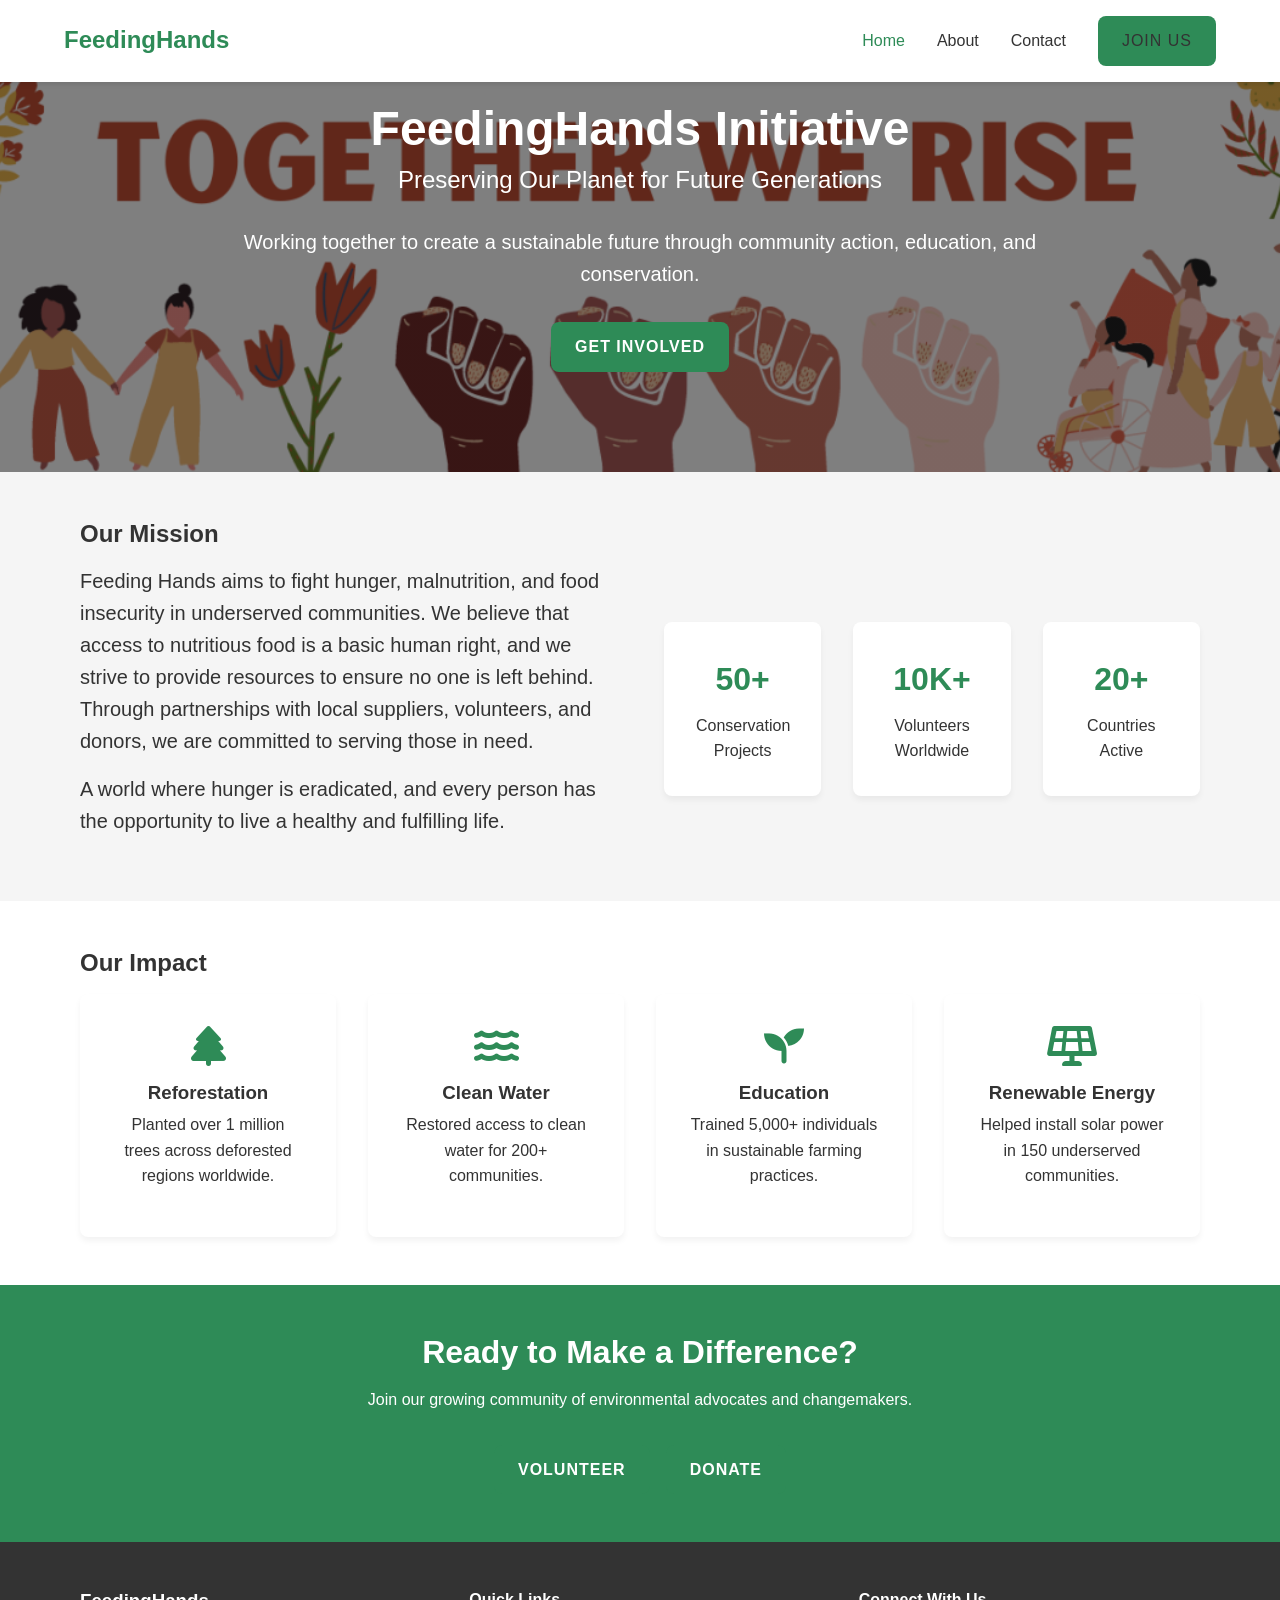
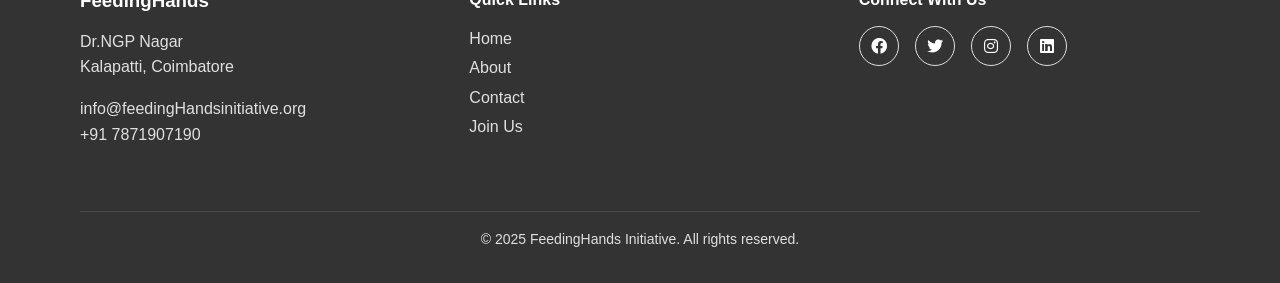
<file: index.html>
<!DOCTYPE html>
<html lang="en">
<head>
    <meta charset="UTF-8">
    <meta name="viewport" content="width=device-width, initial-scale=1.0">
    <title>FeedingHands Initiative</title>
    <link rel="stylesheet" href="styles.css">
    <link rel="stylesheet" href="https://cdnjs.cloudflare.com/ajax/libs/font-awesome/6.0.0-beta3/css/all.min.css">
</head>
<body>
    
    <header>
        <div class="logo">
            <h1>FeedingHands</h1>
        </div>
        <nav>
            <div class="hamburger">
                <div class="line"></div>
                <div class="line"></div>
                <div class="line"></div>
            </div>
            <ul class="nav-links">
                <li><a href="index.html" class="active">Home</a></li>
                <li><a href="about.html">About</a></li>
                <li><a href="contact.html">Contact</a></li>
                <li><a href="join.html" class="cta-button">Join Us</a></li>
            </ul>
        </nav>
    </header>

    <main>
        <section class="hero">
            <div class="hero-content fade-in">
                <h1>FeedingHands Initiative</h1>
                <h2>Preserving Our Planet for Future Generations</h2>
                <p>Working together to create a sustainable future through community action, education, and conservation.</p>
                <a href="join.html" class="cta-button">Get Involved</a>
            </div>
            
        </section>

        <section class="mission scroll-animation">
            <div class="container">
                <h2>Our Mission</h2>
                <div class="mission-content">
                    <div class="mission-text">
                        <p>Feeding Hands aims to fight hunger, malnutrition, and food insecurity in underserved communities. We believe that access to nutritious food is a basic human right, and we strive to provide resources to ensure no one is left behind. Through partnerships with local suppliers, volunteers, and donors, we are committed to serving those in need.</p>
                        <p>A world where hunger is eradicated, and every person has the opportunity to live a healthy and fulfilling life.</p>
                    </div>
                    <div class="mission-stats">
                        <div class="stat">
                            <span class="number">50+</span>
                            <span class="label">Conservation Projects</span>
                        </div>
                        <div class="stat">
                            <span class="number">10K+</span>
                            <span class="label">Volunteers Worldwide</span>
                        </div>
                        <div class="stat">
                            <span class="number">20+</span>
                            <span class="label">Countries Active</span>
                        </div>
                    </div>
                </div>
            </div>
        </section>

        <section class="impact scroll-animation">
            <div class="container">
                <h2>Our Impact</h2>
                <div class="impact-grid">
                    <div class="impact-card">
                        <i class="fas fa-tree"></i>
                        <h3>Reforestation</h3>
                        <p>Planted over 1 million trees across deforested regions worldwide.</p>
                    </div>
                    <div class="impact-card">
                        <i class="fas fa-water"></i>
                        <h3>Clean Water</h3>
                        <p>Restored access to clean water for 200+ communities.</p>
                    </div>
                    <div class="impact-card">
                        <i class="fas fa-seedling"></i>
                        <h3>Education</h3>
                        <p>Trained 5,000+ individuals in sustainable farming practices.</p>
                    </div>
                    <div class="impact-card">
                        <i class="fas fa-solar-panel"></i>
                        <h3>Renewable Energy</h3>
                        <p>Helped install solar power in 150 underserved communities.</p>
                    </div>
                </div>
            </div>
        </section>

        <section class="call-to-action scroll-animation">
            <div class="container">
                <h2>Ready to Make a Difference?</h2>
                <p>Join our growing community of environmental advocates and changemakers.</p>
                <div class="cta-buttons">
                    <a href="join.html" class="cta-button">Volunteer</a>
                    <a href="join.html" class="cta-button">Donate</a>
                </div>
            </div>
        </section>
    </main>

    <footer>
        <div class="container">
            <div class="footer-content">
                <div class="footer-info">
                    <h3>FeedingHands</h3>
                    <p>Dr.NGP Nagar<br>Kalapatti, Coimbatore</p>
                    <p>info@feedingHandsinitiative.org<br>+91 7871907190</p>
                </div>
                <div class="footer-links">
                    <h4>Quick Links</h4>
                    <ul>
                        <li><a href="index.html">Home</a></li>
                        <li><a href="about.html">About</a></li>
                        <li><a href="contact.html">Contact</a></li>
                        <li><a href="join.html">Join Us</a></li>
                    </ul>
                </div>
                <div class="footer-social">
                    <h4>Connect With Us</h4>
                    <div class="social-icons">
                        <a href="#"><i class="fab fa-facebook"></i></a>
                        <a href="#"><i class="fab fa-twitter"></i></a>
                        <a href="#"><i class="fab fa-instagram"></i></a>
                        <a href="#"><i class="fab fa-linkedin"></i></a>
                    </div>
                </div>
            </div>
            <div class="footer-bottom">
                <p>&copy; 2025 FeedingHands Initiative. All rights reserved.</p>
            </div>
        </div>
    </footer>

    <script src="script.js"></script>
</body>
</html>
</file>
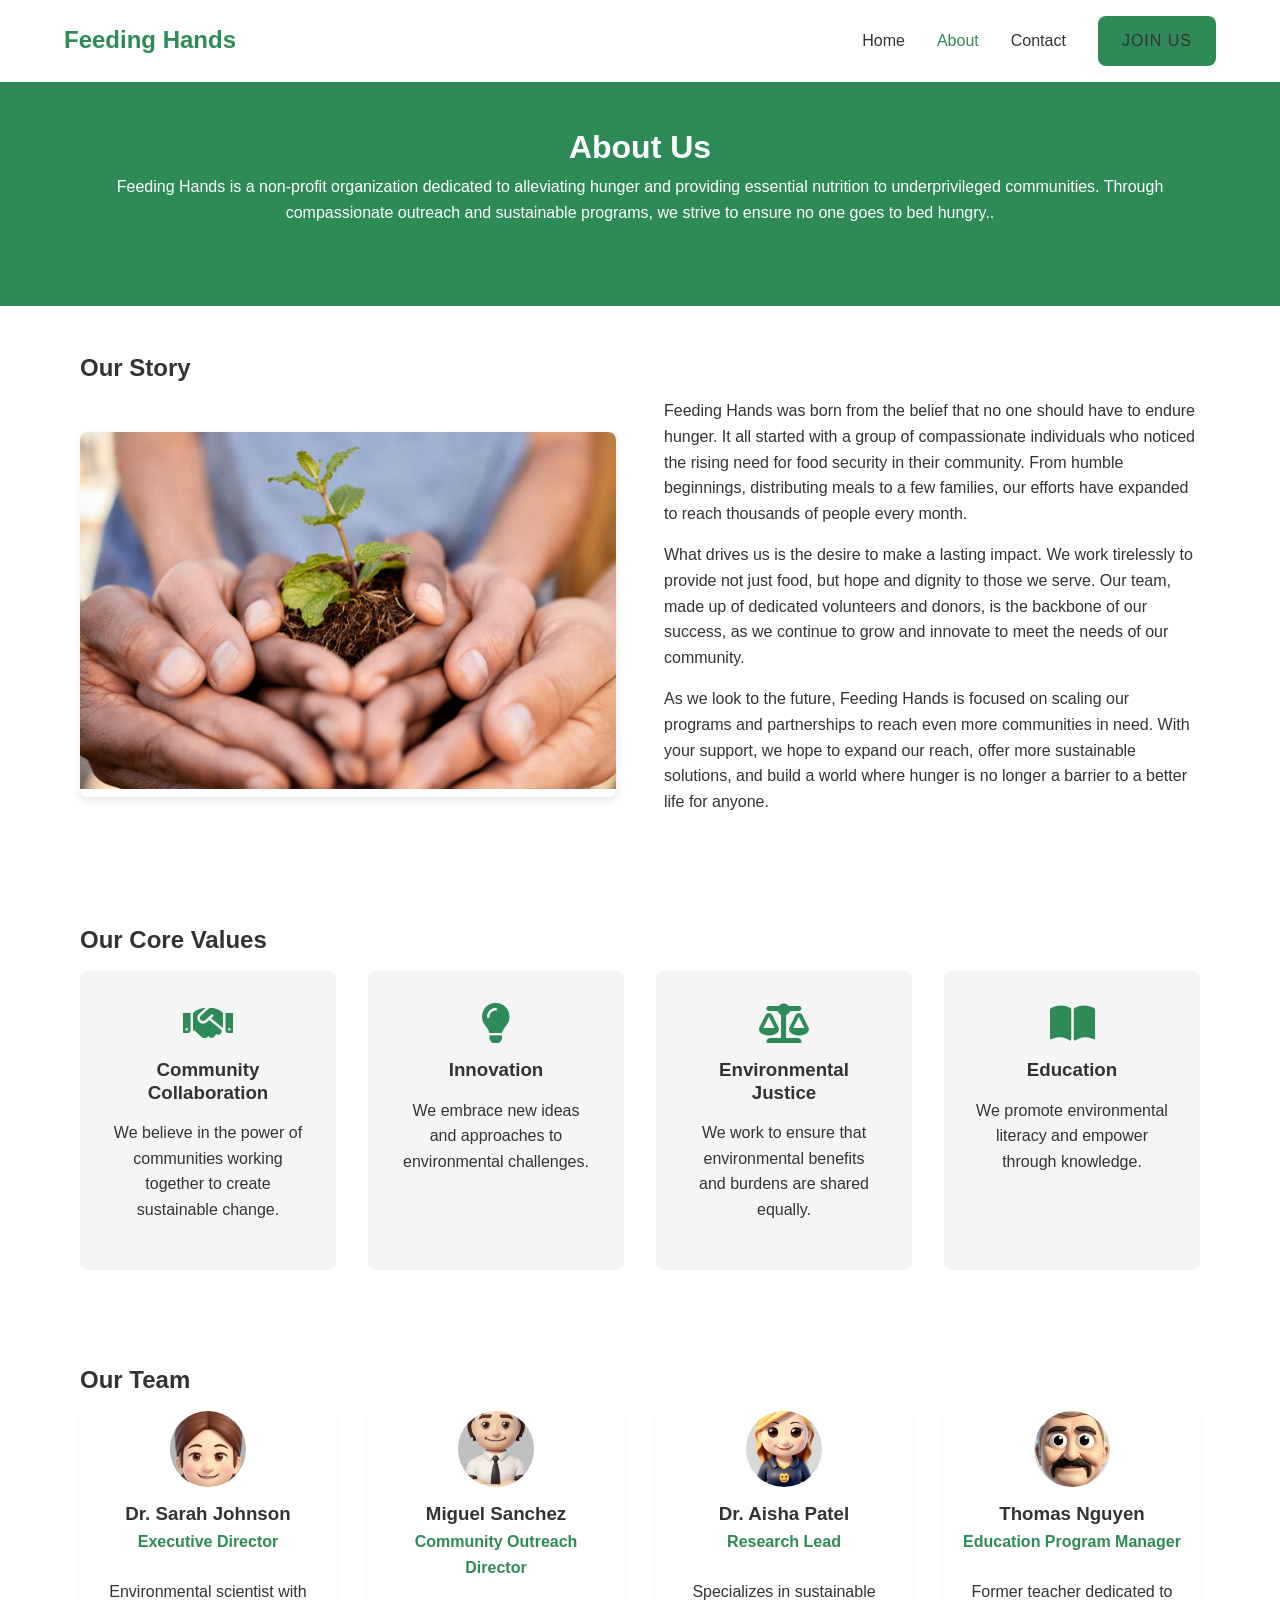
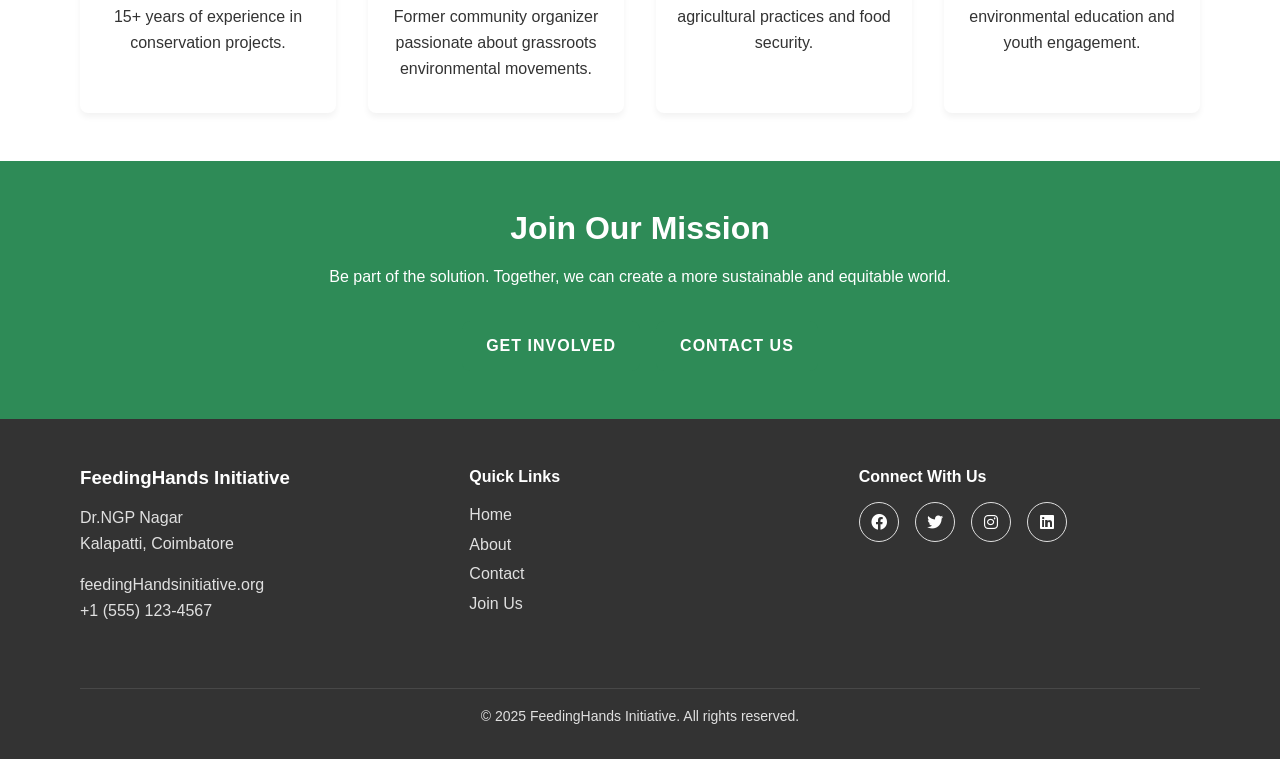
<file: about.html>
<!DOCTYPE html>
<html lang="en">
<head>
    <meta charset="UTF-8">
    <meta name="viewport" content="width=device-width, initial-scale=1.0">
    <title>About - Feeding Hands Initiative</title>
    <link rel="stylesheet" href="styles.css">
    <link rel="stylesheet" href="https://cdnjs.cloudflare.com/ajax/libs/font-awesome/6.0.0-beta3/css/all.min.css">
</head>
<body>
    <header>
        <div class="logo">
            <h1>Feeding Hands</h1>
        </div>
        <nav>
            <div class="hamburger">
                <div class="line"></div>
                <div class="line"></div>
                <div class="line"></div>
            </div>
            <ul class="nav-links">
                <li><a href="index.html">Home</a></li>
                <li><a href="about.html" class="active">About</a></li>
                <li><a href="contact.html">Contact</a></li>
                <li><a href="join.html" class="cta-button">Join Us</a></li>
            </ul>
        </nav>
    </header>

    <main>
        <section class="page-header">
            <div class="container">
                <h1>About Us</h1>
                <p>Feeding Hands is a non-profit organization dedicated to alleviating hunger and providing essential nutrition to underprivileged communities. Through compassionate outreach and sustainable programs, we strive to ensure no one goes to bed hungry..</p>
            </div>
        </section>

        <section class="about-story scroll-animation">
            <div class="container">
                <h2>Our Story</h2>
                <div class="about-content">
                    <div class="about-image">
                        <img src="ngoimg1.jpg" alt="GreenEarth volunteers planting trees">
                    </div>
                    <div class="about-text">
                        <p>Feeding Hands was born from the belief that no one should have to endure hunger. It all started with a group of compassionate individuals who noticed the rising need for food security in their community. From humble beginnings, distributing meals to a few families, our efforts have expanded to reach thousands of people every month.</p>
                        <p>What drives us is the desire to make a lasting impact. We work tirelessly to provide not just food, but hope and dignity to those we serve. Our team, made up of dedicated volunteers and donors, is the backbone of our success, as we continue to grow and innovate to meet the needs of our community.</p>
                        <p>As we look to the future, Feeding Hands is focused on scaling our programs and partnerships to reach even more communities in need. With your support, we hope to expand our reach, offer more sustainable solutions, and build a world where hunger is no longer a barrier to a better life for anyone.</p>
                    </div>
                </div>
            </div>
        </section>

        <section class="our-values scroll-animation">
            <div class="container">
                <h2>Our Core Values</h2>
                <div class="values-grid">
                    <div class="value-card">
                        <i class="fas fa-handshake"></i>
                        <h3>Community Collaboration</h3>
                        <p>We believe in the power of communities working together to create sustainable change.</p>
                    </div>
                    <div class="value-card">
                        <i class="fas fa-lightbulb"></i>
                        <h3>Innovation</h3>
                        <p>We embrace new ideas and approaches to environmental challenges.</p>
                    </div>
                    <div class="value-card">
                        <i class="fas fa-balance-scale"></i>
                        <h3>Environmental Justice</h3>
                        <p>We work to ensure that environmental benefits and burdens are shared equally.</p>
                    </div>
                    <div class="value-card">
                        <i class="fas fa-book-open"></i>
                        <h3>Education</h3>
                        <p>We promote environmental literacy and empower through knowledge.</p>
                    </div>
                </div>
            </div>
        </section>

        <section class="team scroll-animation">
            <div class="container">
                <h2>Our Team</h2>
                <div class="team-grid">
                    <div class="team-member">
                        <img src="sarah.jpg" alt="Dr. Sarah Johnson">
                        <h3>Dr. Sarah Johnson</h3>
                        <p class="role">Executive Director</p>
                        <p>Environmental scientist with 15+ years of experience in conservation projects.</p>
                    </div>
                    <div class="team-member">
                        <img src="migual.jpg" alt="Miguel Sanchez">
                        <h3>Miguel Sanchez</h3>
                        <p class="role">Community Outreach Director</p>
                        <p>Former community organizer passionate about grassroots environmental movements.</p>
                    </div>
                    <div class="team-member">
                        <img src="aisha.jpg" alt="Dr. Aisha Patel">
                        <h3>Dr. Aisha Patel</h3>
                        <p class="role">Research Lead</p>
                        <p>Specializes in sustainable agricultural practices and food security.</p>
                    </div>
                    <div class="team-member">
                        <img src="thomas.jpg" alt="Thomas Nguyen">
                        <h3>Thomas Nguyen</h3>
                        <p class="role">Education Program Manager</p>
                        <p>Former teacher dedicated to environmental education and youth engagement.</p>
                    </div>
                </div>
            </div>
        </section>

        <section class="call-to-action scroll-animation">
            <div class="container">
                <h2>Join Our Mission</h2>
                <p>Be part of the solution. Together, we can create a more sustainable and equitable world.</p>
                <div class="cta-buttons">
                    <a href="join.html" class="cta-button">Get Involved</a>
                    <a href="contact.html" class="cta-button">Contact Us</a>
                </div>
            </div>
        </section>
    </main>

    <footer>
        <div class="container">
            <div class="footer-content">
                <div class="footer-info">
                    <h3>FeedingHands Initiative</h3>
                    <p>Dr.NGP Nagar<br>Kalapatti, Coimbatore</p>
                    <p>feedingHandsinitiative.org<br>+1 (555) 123-4567</p>
                </div>
                <div class="footer-links">
                    <h4>Quick Links</h4>
                    <ul>
                        <li><a href="index.html">Home</a></li>
                        <li><a href="about.html">About</a></li>
                        <li><a href="contact.html">Contact</a></li>
                        <li><a href="join.html">Join Us</a></li>
                    </ul>
                </div>
                <div class="footer-social">
                    <h4>Connect With Us</h4>
                    <div class="social-icons">
                        <a href="#"><i class="fab fa-facebook"></i></a>
                        <a href="#"><i class="fab fa-twitter"></i></a>
                        <a href="#"><i class="fab fa-instagram"></i></a>
                        <a href="#"><i class="fab fa-linkedin"></i></a>
                    </div>
                </div>
            </div>
            <div class="footer-bottom">
                <p>&copy; 2025 FeedingHands Initiative. All rights reserved.</p>
            </div>
        </div>
    </footer>

    <script src="script.js"></script>
</body>
</html>
</file>
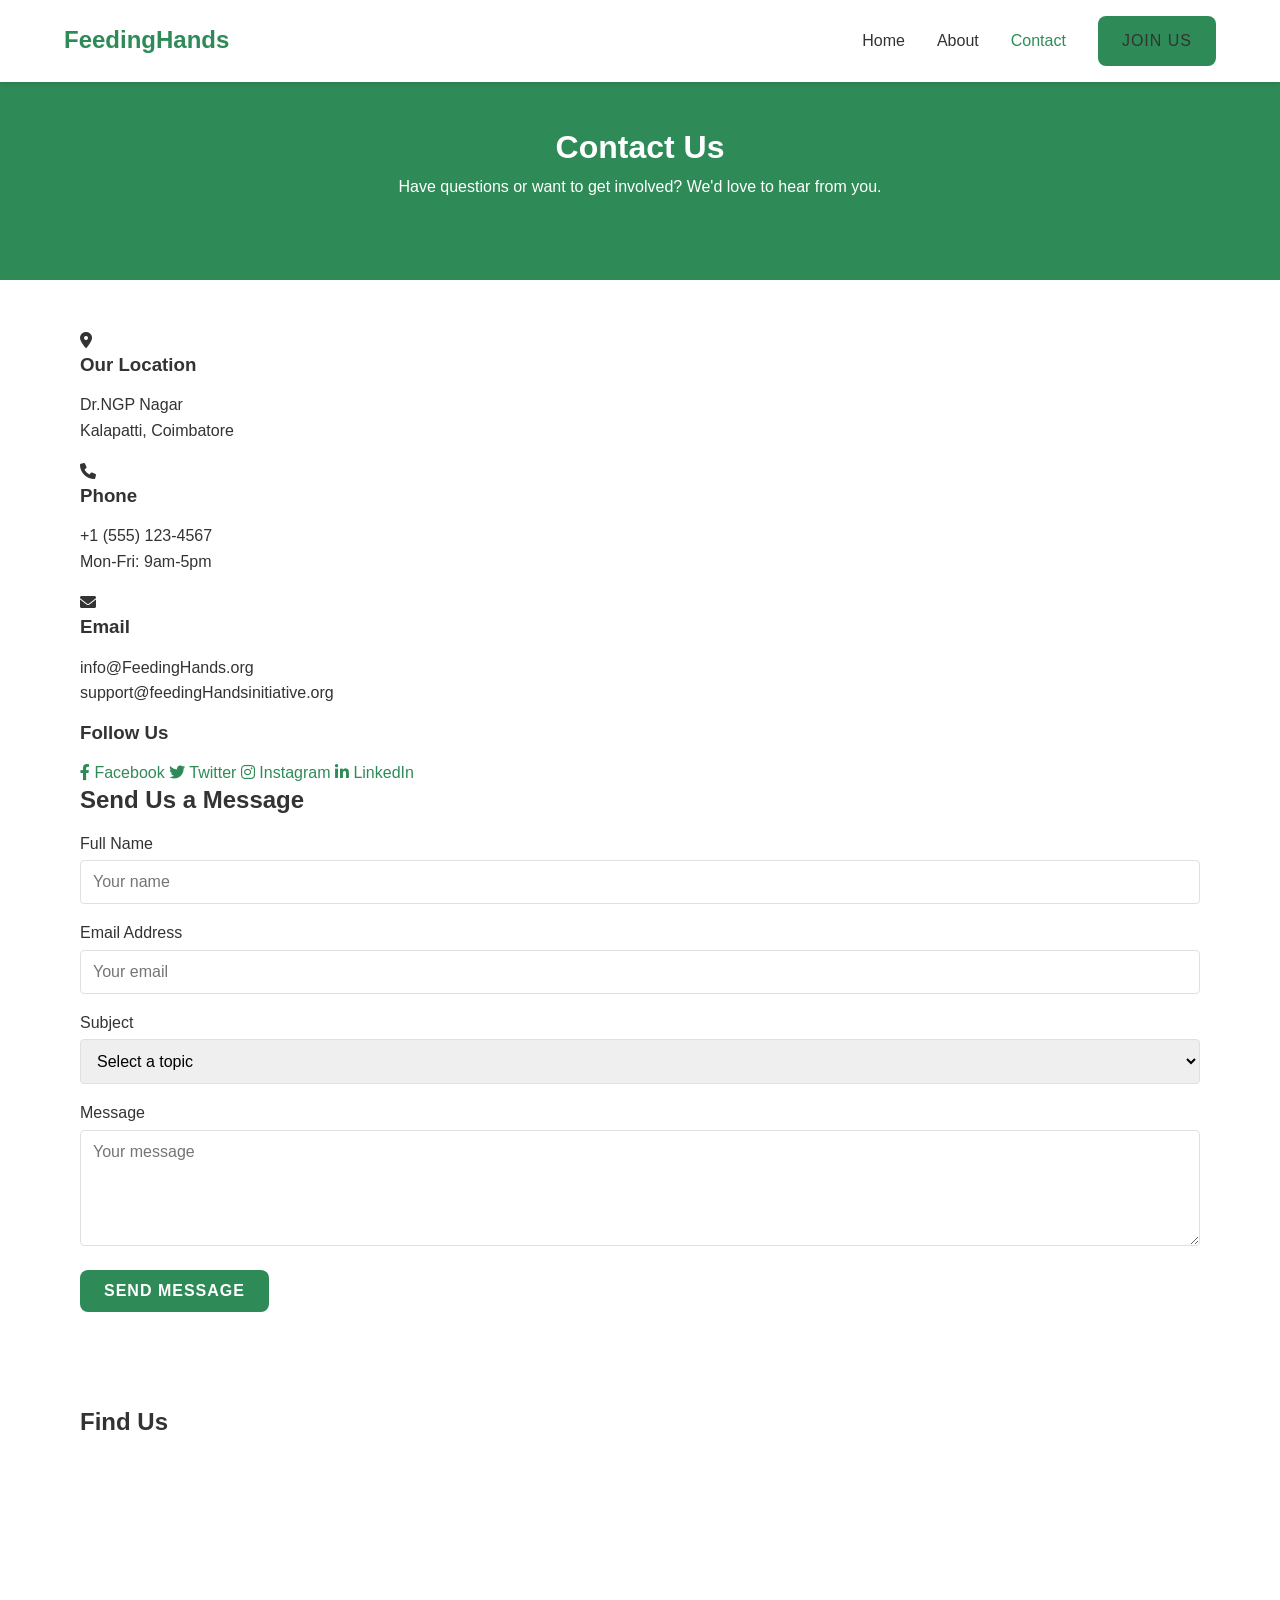
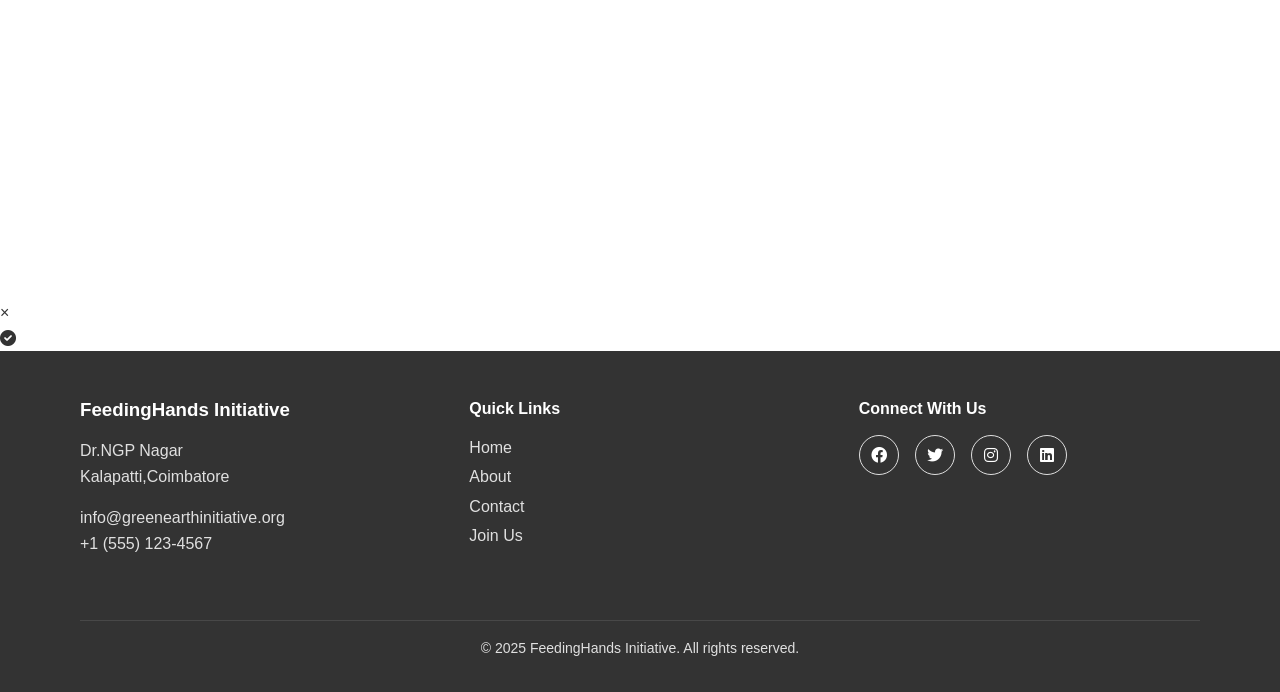
<file: contact.html>
<!DOCTYPE html>
<html lang="en">
<head>
    <meta charset="UTF-8">
    <meta name="viewport" content="width=device-width, initial-scale=1.0">
    <title>Contact Us - FeedingHands Initiative</title>
    <link rel="stylesheet" href="styles.css">
    <link rel="stylesheet" href="https://cdnjs.cloudflare.com/ajax/libs/font-awesome/6.0.0-beta3/css/all.min.css">
</head>
<body>
    <header>
        <div class="logo">
            <h1>FeedingHands</h1>
        </div>
        <nav>
            <div class="hamburger">
                <div class="line"></div>
                <div class="line"></div>
                <div class="line"></div>
            </div>
            <ul class="nav-links">
                <li><a href="index.html">Home</a></li>
                <li><a href="about.html">About</a></li>
                <li><a href="contact.html" class="active">Contact</a></li>
                <li><a href="join.html" class="cta-button">Join Us</a></li>
            </ul>
        </nav>
    </header>

    <main>
        <section class="page-header">
            <div class="container">
                <h1>Contact Us</h1>
                <p>Have questions or want to get involved? We'd love to hear from you.</p>
            </div>
        </section>

        <section class="contact-content scroll-animation">
            <div class="container">
                <div class="contact-info">
                    <div class="contact-methods">
                        <div class="contact-card">
                            <div class="icon">
                                <i class="fas fa-map-marker-alt"></i>
                            </div>
                            <h3>Our Location</h3>
                            <p>Dr.NGP Nagar<br>Kalapatti, Coimbatore</p>
                        </div>
                        <div class="contact-card">
                            <div class="icon">
                                <i class="fas fa-phone"></i>
                            </div>
                            <h3>Phone</h3>
                            <p>+1 (555) 123-4567<br>Mon-Fri: 9am-5pm</p>
                        </div>
                        <div class="contact-card">
                            <div class="icon">
                                <i class="fas fa-envelope"></i>
                            </div>
                            <h3>Email</h3>
                            <p>info@FeedingHands.org<br>support@feedingHandsinitiative.org</p>
                        </div>
                    </div>
                    
                    <div class="social-section">
                        <h3>Follow Us</h3>
                        <div class="social-grid">
                            <a href="#" class="social-box"><i class="fab fa-facebook-f"></i> Facebook</a>
                            <a href="#" class="social-box"><i class="fab fa-twitter"></i> Twitter</a>
                            <a href="#" class="social-box"><i class="fab fa-instagram"></i> Instagram</a>
                            <a href="#" class="social-box"><i class="fab fa-linkedin-in"></i> LinkedIn</a>
                        </div>
                    </div>
                </div>

                <div class="contact-form-container">
                    <h2>Send Us a Message</h2>
                    <form id="contactForm" class="contact-form">
                        <div class="form-group">
                            <label for="name">Full Name</label>
                            <input type="text" id="name" name="name" placeholder="Your name" required>
                            <span class="error-message" id="nameError"></span>
                        </div>
                        <div class="form-group">
                            <label for="email">Email Address</label>
                            <input type="email" id="email" name="email" placeholder="Your email" required>
                            <span class="error-message" id="emailError"></span>
                        </div>
                        <div class="form-group">
                            <label for="subject">Subject</label>
                            <select id="subject" name="subject" required>
                                <option value="" disabled selected>Select a topic</option>
                                <option value="volunteer">Volunteering</option>
                                <option value="donation">Donations</option>
                                <option value="partnership">Partnership Opportunities</option>
                                <option value="general">General Inquiry</option>
                            </select>
                            <span class="error-message" id="subjectError"></span>
                        </div>
                        <div class="form-group">
                            <label for="message">Message</label>
                            <textarea id="message" name="message" rows="5" placeholder="Your message" required></textarea>
                            <span class="error-message" id="messageError"></span>
                        </div>
                        <button type="submit" class="cta-button">Send Message</button>
                    </form>
                </div>
            </div>
        </section>

        <section class="map-section scroll-animation">
            <div class="container">
                <h2>Find Us</h2>
                <div class="map-container">
                    <iframe src="https://www.google.com/maps/embed?pb=!1m18!1m12!1m3!1d9848.676037076233!2d77.03554555021893!3d11.063394505806368!2m3!1f0!2f0!3f0!3m2!1i1024!2i768!4f13.1!3m3!1m2!1s0x3ba8f8754065bfab%3A0x524f56560e29c1d4!2sDr.N.G.P.%20Institute%20of%20Technology!5e0!3m2!1sen!2sin!4v1746974422552!5m2!1sen!2sin" width="600" height="450" style="border:0;" allowfullscreen="" loading="lazy" referrerpolicy="no-referrer-when-downgrade"></iframe>
                </div>
            </div>
        </section>

        <div class="form-popup" id="formPopup">
            <div class="popup-content">
                <span class="close-popup" id="closePopup">&times;</span>
                <div class="popup-icon">
                    <i class="fas fa-check-circle"></i>
                </div>
            </div>
        </div>
    </main>

    <footer>
        <div class="container">
            <div class="footer-content">
                <div class="footer-info">
                    <h3>FeedingHands Initiative</h3>
                    <p>Dr.NGP Nagar<br>Kalapatti,Coimbatore</p>
                    <p>info@greenearthinitiative.org<br>+1 (555) 123-4567</p>
                </div>
                <div class="footer-links">
                    <h4>Quick Links</h4>
                    <ul>
                        <li><a href="index.html">Home</a></li>
                        <li><a href="about.html">About</a></li>
                        <li><a href="contact.html">Contact</a></li>
                        <li><a href="join.html">Join Us</a></li>
                    </ul>
                </div>
                <div class="footer-social">
                    <h4>Connect With Us</h4>
                    <div class="social-icons">
                        <a href="#"><i class="fab fa-facebook"></i></a>
                        <a href="#"><i class="fab fa-twitter"></i></a>
                        <a href="#"><i class="fab fa-instagram"></i></a>
                        <a href="#"><i class="fab fa-linkedin"></i></a>
                    </div>
                </div>
            </div>
            <div class="footer-bottom">
                <p>&copy; 2025 FeedingHands Initiative. All rights reserved.</p>
            </div>
        </div>
    </footer>

    <script src="script.js"></script>
</body>
</html>
</file>
<file: styles.css>
/* 
   GreenEarth Initiative - Main Stylesheet
   A responsive design for NGO website
*/

/* ---------- Base Styles ---------- */
:root {
    /* Primary Colors */
    --primary: #2e8b57;     /* Sea Green */
    --primary-dark: #1a5c38;
    --primary-light: #66c795;
    
    /* Secondary Colors */
    --secondary: #3498db;   /* Blue */
    --secondary-dark: #2980b9;
    --secondary-light: #a8d4f5;
    
    /* Neutrals */
    --white: #ffffff;
    --light-gray: #f5f5f5;
    --medium-gray: #e0e0e0;
    --dark-gray: #333333;
    --black: #000000;
    
    /* Accent Colors */
    --accent: #f39c12;      /* Orange */
    --success: #27ae60;     /* Green */
    --error: #e74c3c;       /* Red */
    
    /* Spacing */
    --spacing-xs: 0.25rem;
    --spacing-sm: 0.5rem;
    --spacing-md: 1rem;
    --spacing-lg: 2rem;
    --spacing-xl: 3rem;
    
    /* Font Sizes */
    --font-size-xs: 0.75rem;
    --font-size-sm: 0.875rem;
    --font-size-md: 1rem;
    --font-size-lg: 1.25rem;
    --font-size-xl: 1.5rem;
    --font-size-xxl: 2rem;
    --font-size-hero: 3rem;
    
    /* Border Radius */
    --border-radius-sm: 4px;
    --border-radius-md: 8px;
    --border-radius-lg: 16px;
    --border-radius-circle: 50%;
}

* {
    box-sizing: border-box;
    margin: 0;
    padding: 0;
}

html {
    scroll-behavior: smooth;
    font-size: 16px;
}

body {
    font-family: 'Segoe UI', Tahoma, Geneva, Verdana, sans-serif;
    line-height: 1.6;
    color: var(--dark-gray);
    background-color: var(--white);
}

img {
    max-width: 100%;
    height: auto;
}

a {
    color: var(--primary);
    text-decoration: none;
    transition: color 0.3s ease;
}

a:hover {
    color: var(--primary-dark);
}

h1, h2, h3, h4, h5, h6 {
    margin-bottom: var(--spacing-md);
    line-height: 1.2;
    font-weight: 600;
}

p {
    margin-bottom: var(--spacing-md);
}

ul {
    list-style-type: none;
}

section {
    padding: var(--spacing-xl) 0;
}

.container {
    width: 90%;
    max-width: 1200px;
    margin: 0 auto;
    padding: 0 var(--spacing-md);
}

/* ---------- Header & Navigation ---------- */
header {
    background-color: var(--white);
    box-shadow: 0 2px 5px rgba(0,0,0,0.1);
    position: fixed;
    width: 100%;
    z-index: 1000;
    top: 0;
    left: 0;
    display: flex;
    justify-content: space-between;
    align-items: center;
    padding: 1rem 5%;
}

.logo h1 {
    font-size: var(--font-size-xl);
    font-weight: 700;
    color: var(--primary);
    margin-bottom: 0;
}

nav {
    display: flex;
    align-items: center;
}

.nav-links {
    display: flex;
    align-items: center;
}

.nav-links li {
    margin-left: var(--spacing-lg);
}

.nav-links a {
    color: var(--dark-gray);
    font-weight: 500;
    transition: color 0.3s ease;
}

.nav-links a:hover,
.nav-links a.active {
    color: var(--primary);
}

.hamburger {
    display: none;
    cursor: pointer;
}

.hamburger .line {
    width: 25px;
    height: 3px;
    background-color: var(--dark-gray);
    margin: 5px;
    transition: all 0.3s ease;
}

/* ---------- Hero Section ---------- */
.hero {
    background: linear-gradient(rgba(0,0,0,0.5), rgba(0,0,0,0.5)), url('ngoimg2.png');
    background-size: cover;
    background-position: center;
    color: var(--white);
    background-repeat: no-repeat;
    text-align: center;
    padding: 100px 20px; /* Ensures space around text */
    position: relative;
    color: white;
    margin-top: 0;
}

.hero-content {
    max-width: 800px;
    margin: 0 auto;
}

.hero-content h1 {
    font-size: var(--font-size-hero);
    margin-bottom: var(--spacing-sm);
}

.hero-content h2 {
    font-size: var(--font-size-xl);
    font-weight: 400;
    margin-bottom: var(--spacing-lg);
}

.hero-content p {
    font-size: var(--font-size-lg);
    margin-bottom: var(--spacing-lg);
}

/* ---------- Buttons & CTAs ---------- */
.cta-button {
    display: inline-block;
    background-color: var(--primary);
    color: var(--white);
    padding: 0.75rem 1.5rem;
    border-radius: var(--border-radius-md);
    font-weight: 600;
    text-transform: uppercase;
    letter-spacing: 1px;
    transition: all 0.3s ease;
    border: none;
    cursor: pointer;
    font-size: var(--font-size-md);
}

.cta-button:hover {
    background-color: var(--primary-dark);
    color: var(--white);
    transform: translateY(-2px);
    box-shadow: 0 4px 8px rgba(0,0,0,0.1);
}

.cta-secondary {
    background-color: transparent;
    border: 2px solid var(--primary);
    color: var(--primary);
}

.cta-secondary:hover {
    background-color: var(--primary);
    color: var(--white);
}

.cta-buttons {
    display: flex;
    justify-content: center;
    gap: var(--spacing-md);
    margin-top: var(--spacing-lg);
}

/* ---------- Mission Section ---------- */
.mission {
    background-color: var(--light-gray);
}

.mission-content {
    display: grid;
    grid-template-columns: 1fr 1fr;
    gap: var(--spacing-xl);
    align-items: center;
}

.mission-text {
    font-size: var(--font-size-lg);
}

.mission-stats {
    display: grid;
    grid-template-columns: repeat(auto-fit, minmax(150px, 1fr));
    gap: var(--spacing-lg);
    text-align: center;
}

.stat {
    background-color: var(--white);
    padding: var(--spacing-lg);
    border-radius: var(--border-radius-md);
    box-shadow: 0 4px 6px rgba(0,0,0,0.05);
    transition: transform 0.3s ease;
}

.stat:hover {
    transform: translateY(-5px);
}

.stat .number {
    display: block;
    font-size: var(--font-size-xxl);
    font-weight: 700;
    color: var(--primary);
    margin-bottom: var(--spacing-sm);
}

.stat .label {
    font-size: var(--font-size-md);
    color: var(--dark-gray);
}

/* ---------- Impact Grid ---------- */
.impact-grid {
    display: grid;
    grid-template-columns: repeat(auto-fit, minmax(250px, 1fr));
    gap: var(--spacing-lg);
}

.impact-card {
    background-color: var(--white);
    border-radius: var(--border-radius-md);
    padding: var(--spacing-lg);
    box-shadow: 0 4px 6px rgba(0,0,0,0.05);
    text-align: center;
    transition: transform 0.3s ease;
}

.impact-card:hover {
    transform: translateY(-5px);
    box-shadow: 0 8px 15px rgba(0,0,0,0.1);
}

.impact-card i {
    font-size: 2.5rem;
    color: var(--primary);
    margin-bottom: var(--spacing-md);
}

.impact-card h3 {
    margin-bottom: var(--spacing-sm);
}

/* ---------- Call to Action Section ---------- */
.call-to-action {
    background-color: var(--primary);
    color: var(--white);
    text-align: center;
    padding: var(--spacing-xl) 0;
}

.call-to-action h2 {
    font-size: var(--font-size-xxl);
}

/* ---------- Page Header ---------- */
.page-header {
    background-color: var(--primary);
    color: var(--white);
    text-align: center;
    padding: 8rem 0 4rem;
    margin-top: 0;
}

.page-header h1 {
    font-size: var(--font-size-xxl);
    margin-bottom: var(--spacing-sm);
}

/* ---------- About Page ---------- */
.about-content {
    display: grid;
    grid-template-columns: 1fr 1fr;
    gap: var(--spacing-xl);
    align-items: center;
}

.about-image {
    border-radius: var(--border-radius-md);
    overflow: hidden;
    box-shadow: 0 4px 8px rgba(0,0,0,0.1);
}

.values-grid {
    display: grid;
    grid-template-columns: repeat(auto-fit, minmax(250px, 1fr));
    gap: var(--spacing-lg);
}

.value-card {
    background-color: var(--light-gray);
    border-radius: var(--border-radius-md);
    padding: var(--spacing-lg);
    text-align: center;
    transition: all 0.3s ease;
}

.value-card:hover {
    background-color: var(--primary);
    color: var(--white);
    transform: translateY(-5px);
}

.value-card:hover i {
    color: var(--white);
}

.value-card i {
    font-size: 2.5rem;
    color: var(--primary);
    margin-bottom: var(--spacing-md);
    transition: color 0.3s ease;
}

.team-grid {
    display: grid;
    grid-template-columns: repeat(auto-fit, minmax(250px, 1fr));
    gap: var(--spacing-lg);
}

.team-member {
    background-color: var(--white);
    border-radius: var(--border-radius-md);
    overflow: hidden;
    box-shadow: 0 4px 6px rgba(0,0,0,0.05);
    transition: transform 0.3s ease;
    text-align: center;
}

.team-member:hover {
    transform: translateY(-5px);
    box-shadow: 0 8px 15px rgba(0,0,0,0.1);
}

.team-member img {
    width: 2cm;
    height: 2cm;
    border-radius: 50%;
    object-fit: cover;
    display: block;
    margin: 0 auto 0em;
}

.team-member h3 {
    margin: var(--spacing-md) 0 var(--spacing-xs);
}

.team-member .role {
    color: var(--primary);
    font-weight: 600;
    margin-bottom: var(--spacing-sm);
}

.team-member p {
    padding: 0 var(--spacing-md) var(--spacing-md);
}

/* ---------- Contact Page ---------- */
.contact-grid {
    display: grid;
    grid-template-columns: 1fr 2fr;
    gap: var(--spacing-xl);
}

.info-item {
    display: flex;
    align-items: flex-start;
    margin-bottom: var(--spacing-lg);
}

.info-item i {
    font-size: 1.5rem;
    color: var(--primary);
    margin-right: var(--spacing-md);
    margin-top: var(--spacing-xs);
}

.social-connect {
    margin-top: var(--spacing-lg);
}

.social-icons {
    display: flex;
    gap: var(--spacing-md);
}

.social-icons a {
    display: inline-flex;
    align-items: center;
    justify-content: center;
    width: 40px;
    height: 40px;
    background-color: var(--primary);
    color: var(--white);
    border-radius: var(--border-radius-circle);
    transition: all 0.3s ease;
}

.social-icons a:hover {
    background-color: var(--primary-dark);
    transform: translateY(-3px);
}

.form-group {
    margin-bottom: var(--spacing-md);
}

label {
    display: block;
    margin-bottom: var(--spacing-xs);
    font-weight: 500;
}

input,
textarea,
select {
    width: 100%;
    padding: 0.75rem;
    border: 1px solid var(--medium-gray);
    border-radius: var(--border-radius-sm);
    font-family: 'Segoe UI', Tahoma, Geneva, Verdana, sans-serif;
    font-size: var(--font-size-md);
    transition: border-color 0.3s ease;
}

input:focus,
textarea:focus,
select:focus {
    outline: none;
    border-color: var(--primary);
    box-shadow: 0 0 0 2px rgba(46, 139, 87, 0.2);
}

.error-message {
    color: var(--error);
    font-size: var(--font-size-sm);
    margin-top: var(--spacing-xs);
    display: block;
}

.submit-btn {
    background-color: var(--primary);
    color: var(--white);
    border: none;
    padding: 0.75rem 1.5rem;
    border-radius: var(--border-radius-md);
    font-weight: 600;
    cursor: pointer;
    transition: all 0.3s ease;
    font-size: var(--font-size-md);
    display: block;
    width: 100%;
}

.submit-btn:hover {
    background-color: var(--primary-dark);
    transform: translateY(-2px);
    box-shadow: 0 4px 8px rgba(0,0,0,0.1);
}

.map-container {
    height: 400px;
    margin-top: var(--spacing-md);
    border-radius: var(--border-radius-md);
    overflow: hidden;
}

/* ---------- Join Us Page ---------- */
.options-grid {
    display: grid;
    grid-template-columns: repeat(auto-fit, minmax(350px, 1fr));
    gap: var(--spacing-xl);
}

.option-card {
    background-color: var(--light-gray);
    border-radius: var(--border-radius-md);
    padding: var(--spacing-xl);
    transition: transform 0.3s ease;
}

.option-card:hover {
    transform: translateY(-5px);
    box-shadow: 0 8px 15px rgba(0,0,0,0.1);
}

.option-card i {
    font-size: 2.5rem;
    color: var(--primary);
    margin-bottom: var(--spacing-md);
}

.option-card ul {
    margin-top: var(--spacing-md);
    list-style-type: disc;
    padding-left: var(--spacing-lg);
}

.option-card ul li {
    margin-bottom: var(--spacing-xs);
}

.checkbox-group {
    display: grid;
    grid-template-columns: repeat(auto-fill, minmax(200px, 1fr));
    gap: var(--spacing-sm);
    margin-top: var(--spacing-xs);
}

.checkbox-item {
    display: flex;
    align-items: center;
}

.checkbox-item input[type="checkbox"] {
    width: auto;
    margin-right: var(--spacing-sm);
}

.testimonial-grid {
    display: grid;
    grid-template-columns: repeat(auto-fit, minmax(300px, 1fr));
    gap: var(--spacing-lg);
    margin-top: var(--spacing-lg);
}

.testimonial {
    background-color: var(--white);
    border-radius: var(--border-radius-md);
    padding: var(--spacing-lg);
    box-shadow: 0 4px 6px rgba(0,0,0,0.05);
}

.quote {
    position: relative;
    padding: var(--spacing-md) 0;
}

.quote i.fa-quote-left {
    position: absolute;
    top: 0;
    left: 0;
    color: var(--primary-light);
    opacity: 0.3;
    font-size: var(--font-size-lg);
}

.quote i.fa-quote-right {
    position: absolute;
    bottom: 0;
    right: 0;
    color: var(--primary-light);
    opacity: 0.3;
    font-size: var(--font-size-lg);
}

.testimonial-author {
    display: flex;
    align-items: center;
    margin-top: var(--spacing-md);
}

.testimonial-author img {
    width: 60px;
    height: 60px;
    border-radius: var(--border-radius-circle);
    object-fit: cover;
    margin-right: var(--spacing-md);
}

.testimonial-author h4 {
    margin-bottom: 0;
}

.testimonial-author p {
    margin-bottom: 0;
    font-size: var(--font-size-sm);
    color: var(--primary);
}

/* ---------- Footer ---------- */
footer {
    background-color: var(--dark-gray);
    color: var(--white);
    padding: var(--spacing-xl) 0 var(--spacing-md);
}

.footer-content {
    display: grid;
    grid-template-columns: repeat(auto-fit, minmax(250px, 1fr));
    gap: var(--spacing-xl);
}

.footer-info h3 {
    color: var(--white);
    margin-bottom: var(--spacing-md);
}

.footer-info p {
    margin-bottom: var(--spacing-md);
    color: var(--medium-gray);
}

.footer-links h4,
.footer-social h4 {
    color: var(--white);
    margin-bottom: var(--spacing-md);
}

.footer-links ul li {
    margin-bottom: var(--spacing-xs);
}

.footer-links a {
    color: var(--medium-gray);
    transition: color 0.3s ease;
}

.footer-links a:hover {
    color: var(--white);
}

.footer-social .social-icons a {
    background-color: var(--dark-gray);
    border: 1px solid var(--medium-gray);
}

.footer-social .social-icons a:hover {
    background-color: var(--primary);
    border-color: var(--primary);
}

.footer-bottom {
    margin-top: var(--spacing-xl);
    padding-top: var(--spacing-md);
    border-top: 1px solid rgba(255, 255, 255, 0.1);
    text-align: center;
    color: var(--medium-gray);
    font-size: var(--font-size-sm);
}

/* ---------- Modal ---------- */
.modal {
    display: none;
    position: fixed;
    z-index: 2000;
    left: 0;
    top: 0;
    width: 100%;
    height: 100%;
    background-color: rgba(0, 0, 0, 0.5);
    align-items: center;
    justify-content: center;
}

.modal.show {
    display: flex;
}

.modal-content {
    background-color: var(--white);
    border-radius: var(--border-radius-md);
    padding: var(--spacing-xl);
    width: 90%;
    max-width: 500px;
    text-align: center;
    box-shadow: 0 4px 20px rgba(0, 0, 0, 0.2);
    position: relative;
}

.close-button {
    position: absolute;
    top: 10px;
    right: 15px;
    font-size: 1.5rem;
    cursor: pointer;
    color: var(--dark-gray);
}

.modal-icon {
    font-size: 3rem;
    color: var(--success);
    margin-bottom: var(--spacing-md);
}

/* ---------- Animation ---------- */
.fade-in {
    animation: fadeIn 1s ease-in;
}

@keyframes fadeIn {
    from { opacity: 0; }
    to { opacity: 1; }
}

.scroll-animation {
    opacity: 0;
    transform: translateY(30px);
    transition: opacity 0.6s ease, transform 0.6s ease;
}

.scroll-animation.active {
    opacity: 1;
    transform: translateY(0);
}

/* ---------- Responsive Design ---------- */
@media (max-width: 968px) {
    html {
        font-size: 14px;
    }
    
    .mission-content,
    .about-content,
    .contact-grid {
        grid-template-columns: 1fr;
    }
    
    .about-image {
        order: -1;
    }
}

@media (max-width: 768px) {
    .hamburger {
        display: block;
        z-index: 1100;
    }
    
    .nav-links {
        position: fixed;
        top: 0;
        right: -100%;
        width: 70%;
        height: 100vh;
        background-color: var(--white);
        flex-direction: column;
        align-items: center;
        justify-content: center;
        transition: right 0.5s ease;
        box-shadow: -5px 0 15px rgba(0, 0, 0, 0.1);
    }
    
    .nav-links.active {
        right: 0;
    }
    
    .nav-links li {
        margin: var(--spacing-md) 0;
    }
    
    .hamburger.active .line:nth-child(1) {
        transform: rotate(45deg) translate(5px, 5px);
    }
    
    .hamburger.active .line:nth-child(2) {
        opacity: 0;
    }
    
    .hamburger.active .line:nth-child(3) {
        transform: rotate(-45deg) translate(5px, -5px);
    }
    
    .hero-content h1 {
        font-size: 2.5rem;
    }
    
    .cta-buttons {
        flex-direction: column;
    }
}

@media (max-width: 576px) {
    section {
        padding: var(--spacing-lg) 0;
    }
    
    .hero {
        padding: 8rem 0 4rem;
    }
    
    .hero-content h1 {
        font-size: 2rem;
    }
    
    .hero-content h2 {
        font-size: var(--font-size-lg);
    }
    
    .impact-grid,A
    .values-grid,
    .team-grid {
        grid-template-columns: 1fr;
    }
    
    .checkbox-group {
        grid-template-columns: 1fr;
    }
    .carousel {
  position: relative;
  width: 100%;
  max-width: 800px;
  height: 400px;
  overflow: hidden;
  margin: 0 auto;
  border-radius: 10px;
  box-shadow: 0 4px 10px rgba(0, 0, 0, 0.3);
}

.carousel-image {
  position: absolute;
  width: 100%;
  height: 100%;
  object-fit: cover;
  opacity: 0;
  transition: opacity 1s ease-in-out;
}

.carousel-image.active {
  opacity: 1;
}
/* Style for Hero Section with Background Image Slider */
.hero {
    position: relative;
    width: 100%;
    height: 100vh; /* Adjust height as needed */
    background-size: cover;
    background-position: center;
    transition: background-image 1s ease-in-out;
}

.hero-content {
    position: relative;
    z-index: 2;
    color: white;
    text-align: center;
    padding: 20px;
}

.hero-content h1, .hero-content h2 {
    margin: 10px 0;
}

.hero-content p {
    margin-bottom: 20px;
}

.cta-button {
    background-color: #00b300;
    padding: 10px 20px;
    color: white;
    text-decoration: none;
    font-size: 16px;
    border-radius: 5px;
}

}
</file>
